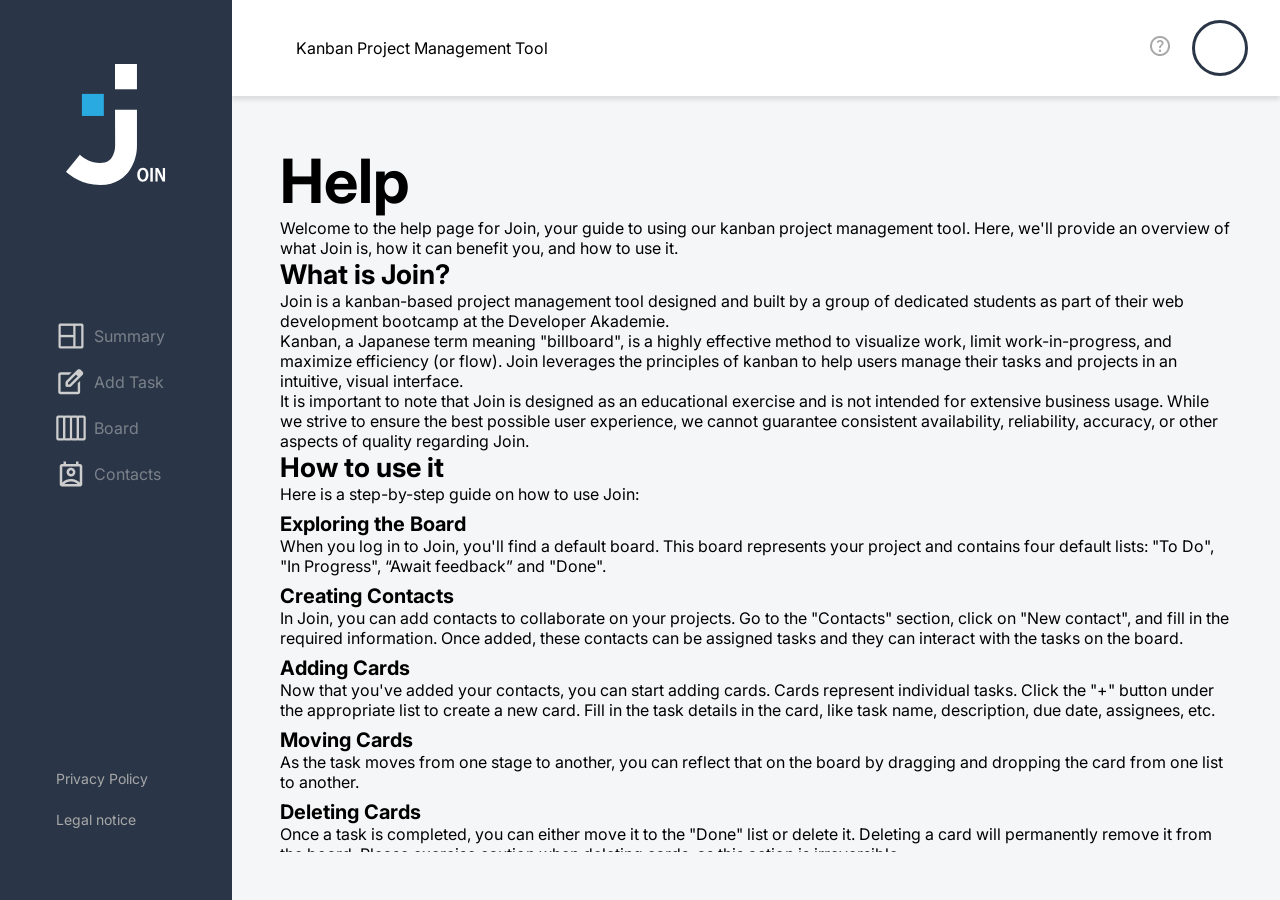
<file: pages/help-desk.html>
<!doctype html>
<html lang="en">
  <head>
    <meta charset="UTF-8" />
    <meta name="viewport" content="width=device-width, initial-scale=1.0" />
    <title>Join</title>
    <link
      rel="icon"
      type="image/png"
      sizes="16x16"
      href="../assets/favicon/favicon-16x16.png"
    />
    <link
      rel="icon"
      type="image/png"
      sizes="32x32"
      href="../assets/favicon/favicon-32x32.png"
    />
    <link
      rel="icon"
      type="image/png"
      sizes="192x192"
      href="../assets/favicon/android-chrome-192x192.png"
    />
    <link
      rel="icon"
      type="image/png"
      sizes="512x512"
      href="../assets/favicon/android-chrome-512x512.png"
    />
    <link
      rel="apple-touch-icon"
      size="180x180"
      href="../assets/favicon/apple-touch-icon.png"
    />
    <link
      rel="shortcut icon"
      sizes="any"
      href="../assets/favicon/favicon.ico"
      type="image/x-icon"
    />
    <link rel="manifest" href="../assets/favicon/site.webmanifest" />
    <link rel="stylesheet" href="../styles/standard.css" />
    <link rel="stylesheet" href="../styles/variables.css" />
    <link rel="stylesheet" href="../styles/font.css" />
    <link rel="stylesheet" href="../style.css" />
    <link rel="stylesheet" href="../styles/dropdown-menu.css" />
    <script src="../scripts/ui/templates/dropdown-template.js" defer></script>
    <script src="../scripts/utils/dropdown-menu.js" defer></script>
    <script src="../scripts/utils/helpers.js" defer></script>
    <script src="../scripts/auth/auth.js" defer></script>
  </head>
  <body>
    <aside>
      <img src="../assets/imgs/join-logo-white.svg" alt="logo" class="logo" />
      <nav class="side-nav">
        <div class="page-links">
          <a href="summary.html" class="page-link-button"
            ><img src="../assets/imgs/summary.png" alt="Summary" />Summary</a
          >
          <a href="add-task.html" class="page-link-button"
            ><img src="../assets/imgs/add-task.png" alt="Add Task" />Add Task</a
          >
          <a href="board.html" class="page-link-button"
            ><img src="../assets/imgs/board.png" alt="Board" />Board</a
          >
          <a href="contacts.html" class="page-link-button"
            ><img src="../assets/imgs/contacts.png" alt="Contacts" />Contacts</a
          >
        </div>
        <div class="police-links-container">
          <a href="./privacy-policy.html">Privacy Policy</a>
          <a href="./legal-notice.html">Legal notice</a>
        </div>
      </nav>
    </aside>
    <main>
      <header>
        <div class="header-container">
          <img
            src="../assets/imgs/join-logo.svg"
            alt="logo"
            class="logo-mobile"
          />
          <p class="headline">Kanban Project Management Tool</p>
          <nav class="header-nav">
            <a class="button help-button" href="./help-desk.html"
              ><img src="../assets/imgs/help.png" alt="search"
            /></a>
            <div class="profile-wrapper">
              <button
                id="profile-button"
                class="button profile-button"
              ></button>
              <div id="dropdown-container"></div>
            </div>
          </nav>
        </div>
      </header>
      <section class="main-section max-width-1208">
        <h1>Help</h1>
        <p>
          Welcome to the help page for Join, your guide to using our kanban
          project management tool. Here, we'll provide an overview of what Join
          is, how it can benefit you, and how to use it.
        </p>
        <h3>What is Join?</h3>
        <p>
          Join is a kanban-based project management tool designed and built by a
          group of dedicated students as part of their web development bootcamp
          at the Developer Akademie.
        </p>
        <p>
          Kanban, a Japanese term meaning "billboard", is a highly effective
          method to visualize work, limit work-in-progress, and maximize
          efficiency (or flow). Join leverages the principles of kanban to help
          users manage their tasks and projects in an intuitive, visual
          interface.
        </p>
        <p>
          It is important to note that Join is designed as an educational
          exercise and is not intended for extensive business usage. While we
          strive to ensure the best possible user experience, we cannot
          guarantee consistent availability, reliability, accuracy, or other
          aspects of quality regarding Join.
        </p>
        <h3>How to use it</h3>
        <p>Here is a step-by-step guide on how to use Join:</p>
        <ol class="help-list">
          <li class="mg-left40 pd-top8">
            <h4>Exploring the Board</h4>
          </li>
          <p>
            When you log in to Join, you'll find a default board. This board
            represents your project and contains four default lists: "To Do",
            "In Progress", “Await feedback” and "Done".
          </p>
          <li class="pd-top8">
            <h4>Creating Contacts</h4>
          </li>
          <p>
            In Join, you can add contacts to collaborate on your projects. Go to
            the "Contacts" section, click on "New contact", and fill in the
            required information. Once added, these contacts can be assigned
            tasks and they can interact with the tasks on the board.
          </p>
          <li class="pd-top8">
            <h4>Adding Cards</h4>
          </li>
          <p>
            Now that you've added your contacts, you can start adding cards.
            Cards represent individual tasks. Click the "+" button under the
            appropriate list to create a new card. Fill in the task details in
            the card, like task name, description, due date, assignees, etc.
          </p>
          <li class="pd-top8">
            <h4>Moving Cards</h4>
          </li>
          <p>
            As the task moves from one stage to another, you can reflect that on
            the board by dragging and dropping the card from one list to
            another.
          </p>
          <li class="pd-top8">
            <h4>Deleting Cards</h4>
          </li>
          <p>
            Once a task is completed, you can either move it to the "Done" list
            or delete it. Deleting a card will permanently remove it from the
            board. Please exercise caution when deleting cards, as this action
            is irreversible.
          </p>
        </ol>
        <p>
          Remember that using Join effectively requires consistent updates from
          you and your team to ensure the board reflects the current state of
          your project.
        </p>
        <p>
          Have more questions about Join? Feel free to contact us at [Your
          Contact Email]. We're here to help you!
        </p>
        <p>Enjoy using Join!</p>
      </section>
    </main>
  </body>
</html>
</file>
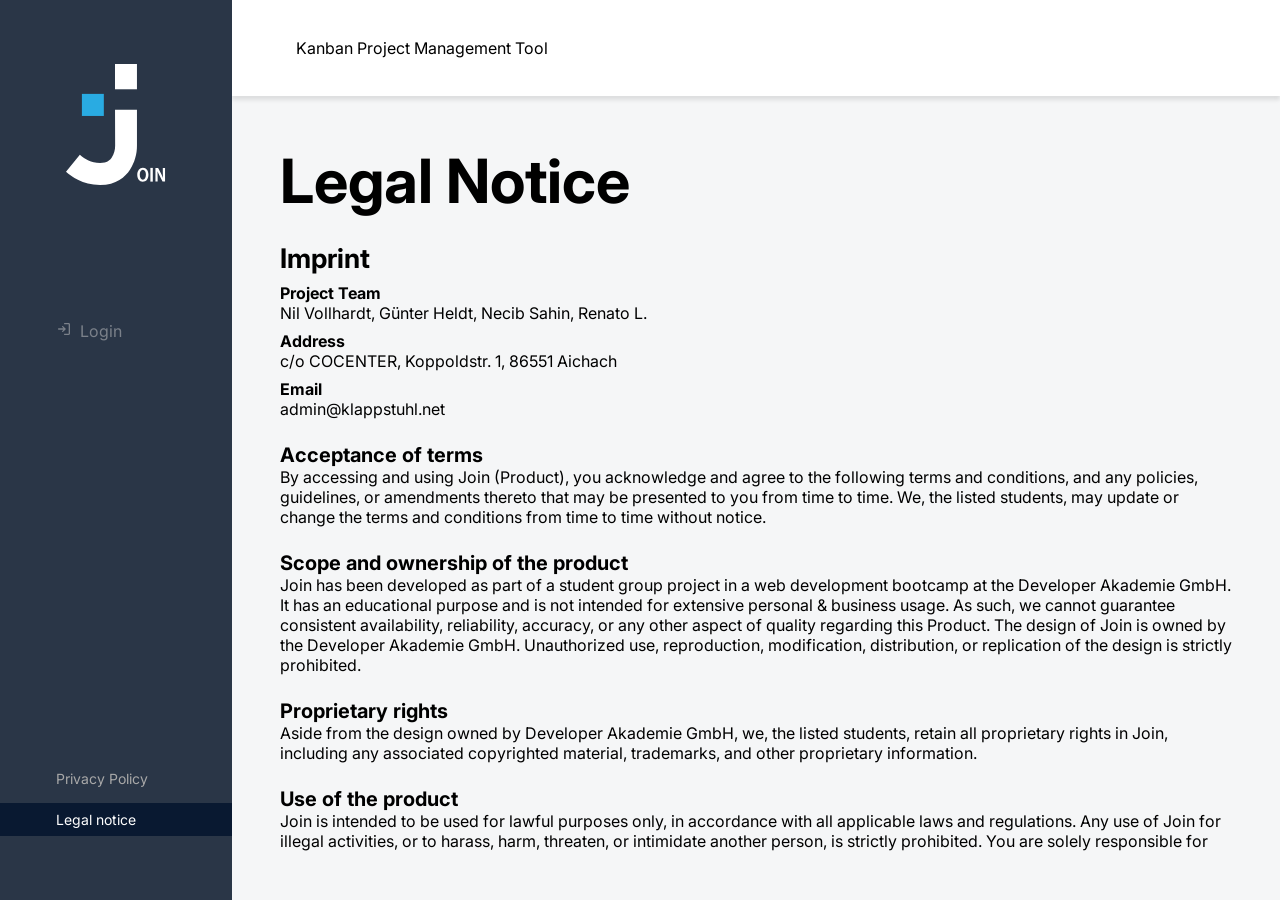
<file: pages/legal-notice.html>
<!doctype html>
<html lang="en">
  <head>
    <meta charset="UTF-8" />
    <meta name="viewport" content="width=device-width, initial-scale=1.0" />
    <title>Join</title>
    <link
      rel="icon"
      type="image/png"
      sizes="16x16"
      href="../assets/favicon/favicon-16x16.png"
    />
    <link
      rel="icon"
      type="image/png"
      sizes="32x32"
      href="../assets/favicon/favicon-32x32.png"
    />
    <link
      rel="icon"
      type="image/png"
      sizes="192x192"
      href="../assets/favicon/android-chrome-192x192.png"
    />
    <link
      rel="icon"
      type="image/png"
      sizes="512x512"
      href="../assets/favicon/android-chrome-512x512.png"
    />
    <link
      rel="apple-touch-icon"
      size="180x180"
      href="../assets/favicon/apple-touch-icon.png"
    />
    <link
      rel="shortcut icon"
      sizes="any"
      href="../assets/favicon/favicon.ico"
      type="image/x-icon"
    />
    <link rel="manifest" href="../assets/favicon/site.webmanifest" />
    <link rel="stylesheet" href="../styles/standard.css" />
    <link rel="stylesheet" href="../styles/variables.css" />
    <link rel="stylesheet" href="../styles/font.css" />
    <link rel="stylesheet" href="../style.css" />
    <link rel="stylesheet" href="../styles/scrollbar.css" />
    <link rel="stylesheet" href="../styles/dropdown-menu.css" />
    <link rel="stylesheet" href="../styles/privacy-legal.css" />
    <script src="../scripts/ui/templates/dropdown-template.js" defer></script>
    <script src="../scripts/utils/dropdown-menu.js" defer></script>
    <script src="../scripts/utils/helpers.js" defer></script>
    <script src="../scripts/ui/templates/helper-templates.js" defer></script>
    <script src="../scripts/auth/auth.js" defer></script>
    <script src="../scripts/icons/icons.js" defer></script>
    <script src="../scripts/legal-privacy.js" defer></script>
  </head>
  <body onload="legalPrivacyInit()">
    <aside>
      <img src="../assets/imgs/join-logo-white.svg" alt="logo" class="logo" />
      <nav class="side-nav">
        <div class="page-links" id="page-links"></div>
        <div class="police-links-container" id="links-container">
          <a href="privacy-policy.html" class="page-link-button"
            >Privacy Policy</a
          >
          <a href="legal-notice.html" class="page-link-button">Legal notice</a>
        </div>
      </nav>
    </aside>
    <main>
      <header>
        <div class="header-container">
          <img
            src="../assets/imgs/join-logo.svg"
            alt="logo"
            class="logo-mobile"
          />
          <p class="headline">Kanban Project Management Tool</p>
          <nav class="header-nav" id="header-nav">
            <a class="button help-button" href="./help-desk.html"
              ><img src="../assets/imgs/help.png" alt="search"
            /></a>
            <div class="profile-wrapper">
              <button
                id="profile-button"
                class="button profile-button"
              ></button>
              <div id="dropdown-container"></div>
            </div>
          </nav>
        </div>
      </header>
      <section class="main-section max-width-1208">
        <h1 class="pd-bottom24">Legal Notice</h1>
        <h3>Imprint</h3>
        <div class="pd-top8 pd-bottom24">
          <p><strong>Project Team</strong></p>
          <p>Nil Vollhardt, Günter Heldt, Necib Sahin, Renato L.</p>
          <p class="pd-top8"><strong>Address</strong></p>
          <p>c/o COCENTER, Koppoldstr. 1, 86551 Aichach</p>
          <p class="pd-top8"><strong>Email</strong></p>
          <p>
            <a href="mailto:admin@klappstuhl.net">admin@klappstuhl.net</a>
          </p>
        </div>
        <h4>Acceptance of terms</h4>
        <p class="pd-bottom24">
          By accessing and using Join (Product), you acknowledge and agree to
          the following terms and conditions, and any policies, guidelines, or
          amendments thereto that may be presented to you from time to time. We,
          the listed students, may update or change the terms and conditions
          from time to time without notice.
        </p>
        <h4>Scope and ownership of the product</h4>
        <p class="pd-bottom24">
          Join has been developed as part of a student group project in a web
          development bootcamp at the Developer Akademie GmbH. It has an
          educational purpose and is not intended for extensive personal &
          business usage. As such, we cannot guarantee consistent availability,
          reliability, accuracy, or any other aspect of quality regarding this
          Product. The design of Join is owned by the Developer Akademie GmbH.
          Unauthorized use, reproduction, modification, distribution, or
          replication of the design is strictly prohibited.
        </p>
        <h4>Proprietary rights</h4>
        <p class="pd-bottom24">
          Aside from the design owned by Developer Akademie GmbH, we, the listed
          students, retain all proprietary rights in Join, including any
          associated copyrighted material, trademarks, and other proprietary
          information.
        </p>
        <h4>Use of the product</h4>
        <p class="pd-bottom24">
          Join is intended to be used for lawful purposes only, in accordance
          with all applicable laws and regulations. Any use of Join for illegal
          activities, or to harass, harm, threaten, or intimidate another
          person, is strictly prohibited. You are solely responsible for your
          interactions with other users of Join.
        </p>
        <h4>Disclaimer of warranties and limitation of liability</h4>
        <p class="pd-bottom24">
          Join is provided "as is" without warranty of any kind, whether express
          or implied, including but not limited to the implied warranties of
          merchantability, fitness for a particular purpose, and
          non-infringement. In no event will we, the listed students, or the
          Developer Akademie, be liable for any direct, indirect, incidental,
          special, consequential or exemplary damages, including but not limited
          to, damages for loss of profits, goodwill, use, data, or other
          intangible losses, even if we have been advised of the possibility of
          such damages, arising out of or in connection with the use or
          performance of Join. Indemnity You agree to indemnify, defend and hold
          harmless us, the listed students, the Developer Akademie, and our
          affiliates, partners, officers, directors, agents, and employees, from
          and against any claim, demand, loss, damage, cost, or liability
          (including reasonable legal fees) arising out of or relating to your
          use of Join and/or your breach of this Legal Notice.
        </p>
        <p class="pd-bottom24">
          For any questions or notices, please contact us at
          <a href="mailto:admin@klappstuhl.net">admin@klappstuhl.net</a>.
        </p>
        <p>Date: July 26, 2023</p>
      </section>
    </main>
  </body>
</html>
</file>
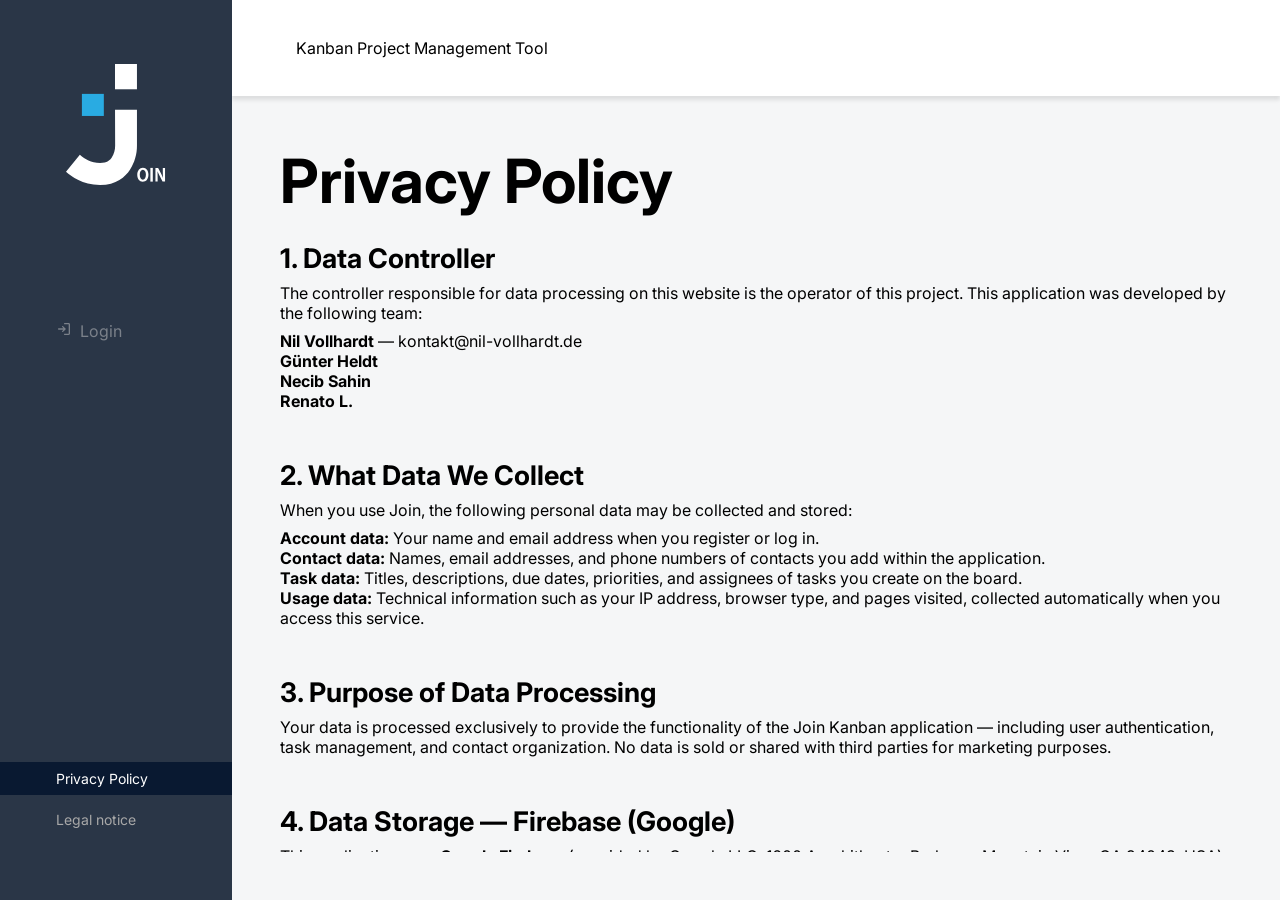
<file: pages/privacy-policy.html>
<!doctype html>
<html lang="en">
  <head>
    <meta charset="UTF-8" />
    <meta name="viewport" content="width=device-width, initial-scale=1.0" />
    <title>Join</title>
    <link
      rel="icon"
      type="image/png"
      sizes="16x16"
      href="../assets/favicon/favicon-16x16.png"
    />
    <link
      rel="icon"
      type="image/png"
      sizes="32x32"
      href="../assets/favicon/favicon-32x32.png"
    />
    <link
      rel="icon"
      type="image/png"
      sizes="192x192"
      href="../assets/favicon/android-chrome-192x192.png"
    />
    <link
      rel="icon"
      type="image/png"
      sizes="512x512"
      href="../assets/favicon/android-chrome-512x512.png"
    />
    <link
      rel="apple-touch-icon"
      size="180x180"
      href="../assets/favicon/apple-touch-icon.png"
    />
    <link
      rel="shortcut icon"
      sizes="any"
      href="../assets/favicon/favicon.ico"
      type="image/x-icon"
    />
    <link rel="manifest" href="../assets/favicon/site.webmanifest" />
    <link rel="stylesheet" href="../styles/standard.css" />
    <link rel="stylesheet" href="../styles/variables.css" />
    <link rel="stylesheet" href="../styles/font.css" />
    <link rel="stylesheet" href="../style.css" />
    <link rel="stylesheet" href="../styles/dropdown-menu.css" />
    <link rel="stylesheet" href="../styles/scrollbar.css" />
    <link rel="stylesheet" href="../styles/privacy-legal.css" />
    <script src="../scripts/ui/templates/dropdown-template.js" defer></script>
    <script src="../scripts/utils/dropdown-menu.js" defer></script>
    <script src="../scripts/utils/helpers.js" defer></script>
    <script src="../scripts/ui/templates/helper-templates.js" defer></script>
    <script src="../scripts/auth/auth.js" defer></script>
    <script src="../scripts/icons/icons.js" defer></script>
    <script src="../scripts/legal-privacy.js" defer></script>
  </head>
  <body onload="legalPrivacyInit()">
    <aside>
      <img src="../assets/imgs/join-logo-white.svg" alt="logo" class="logo" />
      <nav class="side-nav">
        <div class="page-links" id="page-links"></div>
        <div class="police-links-container" id="links-container">
          <a href="privacy-policy.html" class="page-link-button"
            >Privacy Policy</a
          >
          <a href="legal-notice.html" class="page-link-button">Legal notice</a>
        </div>
      </nav>
    </aside>
    <main>
      <header>
        <div class="header-container">
          <img
            src="../assets/imgs/join-logo.svg"
            alt="logo"
            class="logo-mobile"
          />
          <p class="headline">Kanban Project Management Tool</p>
          <nav class="header-nav" id="header-nav">
            <a class="button help-button" href="./help-desk.html"
              ><img src="../assets/imgs/help.png" alt="search"
            /></a>
            <div class="profile-wrapper">
              <button
                id="profile-button"
                class="button profile-button"
              ></button>
              <div id="dropdown-container"></div>
            </div>
          </nav>
        </div>
      </header>
      <section class="main-section max-width-1208">
        <h1>Privacy Policy</h1>
        <h3 class="pd-top24">1. Data Controller</h3>
        <p class="pd-top8">
          The controller responsible for data processing on this website is the
          operator of this project. This application was developed by the
          following team:
        </p>
        <ul class="pd-top8 pd-bottom24">
          <li>
            <strong>Nil Vollhardt</strong> —
            <a href="mailto:kontakt@nil-vollhardt.de"
              >kontakt@nil-vollhardt.de</a
            >
          </li>
          <li>
            <strong>Günter Heldt</strong>
          </li>
          <li><strong>Necib Sahin</strong></li>
          <li><strong>Renato L.</strong></li>
        </ul>
        <h3 class="pd-top24">2. What Data We Collect</h3>
        <p class="pd-top8">
          When you use Join, the following personal data may be collected and
          stored:
        </p>
        <ul class="pd-top8 pd-bottom24">
          <li>
            <strong>Account data:</strong> Your name and email address when you
            register or log in.
          </li>
          <li>
            <strong>Contact data:</strong> Names, email addresses, and phone
            numbers of contacts you add within the application.
          </li>
          <li>
            <strong>Task data:</strong> Titles, descriptions, due dates,
            priorities, and assignees of tasks you create on the board.
          </li>
          <li>
            <strong>Usage data:</strong> Technical information such as your IP
            address, browser type, and pages visited, collected automatically
            when you access this service.
          </li>
        </ul>
        <h3 class="pd-top24">3. Purpose of Data Processing</h3>
        <p class="pd-top8 pd-bottom24">
          Your data is processed exclusively to provide the functionality of the
          Join Kanban application — including user authentication, task
          management, and contact organization. No data is sold or shared with
          third parties for marketing purposes.
        </p>
        <h3 class="pd-top24">4. Data Storage — Firebase (Google)</h3>
        <p class="pd-top8 pd-bottom24">
          This application uses <strong>Google Firebase</strong> (provided by
          Google LLC, 1600 Amphitheatre Parkway, Mountain View, CA 94043, USA)
          as its backend database and authentication service. Your data is
          transmitted to and stored on Firebase servers. Google may process data
          in the United States. For details, refer to
          <a
            href="https://firebase.google.com/support/privacy"
            target="_blank"
            rel="noopener noreferrer"
          >
            Google's Firebase Privacy Policy</a
          >.
        </p>
        <h3 class="pd-top24">5. Local Storage</h3>
        <p class="pd-top8 pd-bottom24">
          Join stores session-related information (such as your login state and
          display name) in your browser's <strong>localStorage</strong>. This
          data remains on your device and is not transmitted to third parties.
          All data stored in localStorage is
          <strong>automatically deleted when you log out</strong> of the
          application. You can also clear it manually at any time through your
          browser settings.
        </p>
        <h3 class="pd-top24">6. Your Rights (GDPR)</h3>
        <p class="pd-top8">
          Under the General Data Protection Regulation (GDPR), you have the
          following rights regarding your personal data:
        </p>
        <ul class="pd-top8 pd-bottom24">
          <li><strong>Right of access</strong> (Art. 15 GDPR)</li>
          <li><strong>Right to rectification</strong> (Art. 16 GDPR)</li>
          <li>
            <strong>Right to erasure ("right to be forgotten")</strong> (Art. 17
            GDPR)
          </li>
          <li>
            <strong>Right to restriction of processing</strong> (Art. 18 GDPR)
          </li>
          <li><strong>Right to data portability</strong> (Art. 20 GDPR)</li>
          <li><strong>Right to object</strong> (Art. 21 GDPR)</li>
        </ul>
        <p class="pd-top8 pd-bottom24">
          To exercise any of these rights, please contact the project owner. You
          also have the right to lodge a complaint with a supervisory authority.
        </p>
        <h3 class="pd-top24">7. Data Retention</h3>
        <p class="pd-top8 pd-bottom24">
          Data is retained only as long as necessary for the purposes described
          above or as required by applicable law. You may request deletion of
          your account and associated data at any time.
        </p>
        <h3 class="pd-top24">8. Changes to This Policy</h3>
        <p class="pd-top8">
          We reserve the right to update this Privacy Policy to reflect changes
          in the application or applicable law. The current version is always
          available on this page. Last updated: April 2026.
        </p>
      </section>
    </main>
  </body>
</html>
</file>
<file: styles/standard.css>
* {
  margin: 0;
  padding: 0;
  box-sizing: border-box;
}

.main-section {
  margin: 48px;
  overflow-y: auto;
  scrollbar-width: none;
}

button {
  background: none;
  border: none;
  cursor: pointer;
}

.input-group {
  position: relative;
  margin-bottom: 20px;
}

input {
  width: 100%;
  padding: 14px 45px 14px 16px;
  border-radius: 10px;
  border: 1px solid var(--user-icon);
  font-size: 16px;
  outline: none;
  transition: 0.1s ease;
}

.input-icon {
  position: absolute;
  right: 15px;
  top: 50%;
  transform: translateY(-50%);
  width: 18px;
  height: 18px;
  opacity: 0.6;
  pointer-events: none;
}

input::placeholder {
  color: var(--side-bar-icon);
}

input:focus {
  border-color: var(--greeting-name-and-hover);
}

a {
  text-decoration: none;
  color: var(--link-color);
}

.button-group {
  margin-top: 30px;
  display: flex;
  justify-content: center;
  gap: 20px;
}

.primary-btn {
  height: 48px;
  display: flex;
  align-items: center;
  background: var(--primary-color);
  color: white;
  border: none;
  padding: 0px 24px;
  border-radius: 8px;
  font-size: 21px;
  font-weight: 600;
  cursor: pointer;
  transition: 0.1s ease;
  white-space: nowrap;
}

.primary-btn:hover {
  background: var(--greeting-name-and-hover);
  box-shadow: 0px 4px 4px rgba(0, 0, 0, 0.2);
}

.secondary-btn {
  height: 48px;
  font-family: "Inter Variable", sans-serif;
  display: flex;
  align-items: center;
  padding: 0px 24px;
  border-radius: 10px;
  font-size: 21px;
  font-weight: bold;
  cursor: pointer;
  transition: 0.1s ease;
  background: transparent;
  border: 1.5px solid var(--primary-color);
  color: var(--primary-color);
  white-space: nowrap;
}

.secondary-btn:hover {
  box-shadow: 0px 4px 4px rgba(0, 0, 0, 0.2);
  border: 1.5px solid var(--greeting-name-and-hover);
  border-color: var(--greeting-name-and-hover);
  color: var(--greeting-name-and-hover);
}

.pd-top24 {
  padding-top: 24px;
}

.pd-bottom24 {
  padding-bottom: 24px;
}

.pd-top8 {
  padding-top: 8px;
}

.hidden {
  display: none !important;
}

.show {
  display: flex !important;
}

.visibility-visible {
  visibility: visible !important;
}

.central-body {
  margin: 0 auto;
}

.max-width-1208 {
  max-width: 1208px;
}

@media (max-width: 600px) {
  .main-section {
    margin: 24px;
  }
}
</file>
<file: styles/variables.css>
:root {
  --primary-color: #2a3647;
  --secondary-color: #f5f6f7;
  --sidebar-bg-hover: #2a3d59;
  --sidebar-bg: #091930;
  --side-bar-icon: #cccccc;
  --side-bar-icon-hover: #ffffff;
  --side-bar-privacy-legal: #a8a8a8;
  --urgent-icon: #ff3c00;
  --greeting-name-and-hover: #29abe3;
  --medium-btn: #ffaa00;
  --urgent-arrow: #ff3c00;
  --low-arrow: #79e329;
  --user-storys: #0037ff;
  --technical-task: #1fd7c1;
  --user-icon: #d1d1d1;
  --board-header: #42526e;
  --card-shadow: 0 4px 12px rgba(0, 0, 0, 0.08);
}

.prio-urgent {
  --prio: #ff3d00;
}

.prio-medium {
  --prio: #ffa800;
}

.prio-low {
  --prio: #7ae229;
}

.blue {
  background: #00bcd4;
}

.orange {
  background: #ff9800;
}

.purple {
  background: #673ab7;
}

.violet {
  background: #3f51b5;
}

.pink {
  background: #fc1260;
}
</file>
<file: styles/font.css>
@font-face {
  font-family: 'Inter Variable';
  src: url('../assets/fonts/Inter-VariableFont_opsz,wght.ttf') format('truetype-variations');
  font-weight: 100 900;
  font-stretch: normal;
  font-style: normal;
  font-display: swap;
}

h1 {
  font-family: 'Inter Variable', sans-serif;
  font-weight: 700;
  font-size: 61px;
}

h2 {
  font-family: 'Inter Variable', sans-serif;
  font-weight: 500;
  font-size: 47px;
  color: var(--primary-color);
}

h3 {
  font-family: 'Inter Variable', sans-serif;
  font-weight: 700;
  font-size: 27px;
}

h4 {
  font-family: 'Inter Variable', sans-serif;
  font-weight: 700;
  font-size: 20px;
}
</file>
<file: style.css>
/*#region Layout Foundation*/
/* =========================================
   1. GLOBAL STYLES & RESET
   ========================================= */
body {
  height: 100vh;
  margin: 0;
  font-family: "Inter Variable", sans-serif;
  background-color: var(--secondary-color);
  display: flex;
}

/* =========================================
   2. MAIN LAYOUT STRUCTURE
   ========================================= */
aside {
  width: 232px;
  flex-shrink: 0;
  background-color: var(--primary-color);
  display: flex;
  flex-direction: column;
  align-items: center;
}

main {
  flex-grow: 1;
  display: flex;
  flex-direction: column;
  overflow: hidden;
  overflow-y: auto;
}

header {
  width: 100%;
  background-color: white;
  flex-shrink: 0;
  box-shadow: 0px 4px 4px 0px rgba(0, 0, 0, 0.1);
}

.header-container {
  height: 96px;
  width: 100%;
  max-width: 1208px;
  background-color: white;
  display: flex;
  justify-content: space-between;
  align-items: center;
}

/* =========================================
   3. NAVIGATION & SIDEBAR COMPONENTS
   ========================================= */
.logo {
  padding-top: 64px;
  padding-bottom: 64px;
  width: 100px;
}

.logo-mobile {
  display: none;
  width: 32px;
}

.side-nav {
  width: 100%;
  flex-grow: 1;
  display: flex;
  flex-direction: column;
  justify-content: space-between;
  padding-top: 64px;
}

.side-nav a {
  display: flex;
  align-items: center;
  color: #7b818a;
  padding: 8px 56px;
  gap: 8px;
}

.police-links-container {
  width: 100%;
  display: flex;
  flex-direction: column;
  gap: 8px;
  margin-top: 32px;
  margin-bottom: 64px;
}

.page-link-button {
  transition: 0.1s ease;
}

.page-link-button:hover {
  background-color: var(--sidebar-bg-hover);
  color: white;
}

.page-link-button:hover img {
  filter: brightness(0) invert(1);
}

.police-links-container a {
  color: var(--side-bar-privacy-legal);
  text-decoration: none;
  font-size: 14px;
  padding: 8px 56px;
  transition: 0.1s ease;
}

.police-links-container a:hover {
  color: var(--greeting-name-and-hover);
}

/* =========================================
   4. HEADER COMPONENTS & BUTTONS
   ========================================= */
.header-nav {
  display: flex;
  justify-content: center;
  align-items: center;
  margin-right: 32px;
  gap: 16px;
}

.headline {
  font-size: 16px;
  padding-left: 64px;
}

.help-button {
  padding: 6px;
}

.profil-button {
  width: 56px;
  height: 56px;
  border: solid 3px var(--primary-color);
  border-radius: 50%;
  color: var(--greeting-name-and-hover);
  font-weight: bold;
  font-size: 16px;
}

/* =========================================
   5. OTHER UTILITIES / CONTENT
   ========================================= */

/*#endregion*/

.icon svg {
  width: 1em;
  height: 1em;
  fill: currentColor;
}

.page-link-button.active {
  background-color: #091931;
  color: white;
}

.page-link-button.active img {
  filter: brightness(0) invert(1);
}

@media (max-width: 1100px) {
  header {
    height: 80px;
  }

  .header-container {
    height: 80px;
  }

  .header-nav {
    margin-right: 20px;
  }

  .logo-mobile {
    display: block;
    margin-left: 20px;
  }

  .headline {
    display: none;
  }

  .help-button {
    display: none;
  }

  body {
    flex-direction: column-reverse;
  }

  aside {
    width: 100%;
    height: 80px;
    flex-direction: row;
    justify-content: space-between;
  }

  .logo {
    display: none;
  }

  .page-links {
    width: 100%;
    display: flex;
    justify-content: space-around;
    align-items: center;
  }
  .page-link-button {
    height: 76px;
    width: 80px;
    border-radius: 16px;
    display: flex;
    align-items: center;
    justify-content: center;
    flex-direction: column;
  }

  .page-link-button img {
    width: 24px;
    height: 24px;
  }

  .page-link-button:hover {
    background-color: #091930;
    color: white;
  }

  .page-link-button.active {
    border-radius: 16px;
  }

  .side-nav {
    flex-direction: row;
    padding-top: 0;
    gap: 16px;
    justify-content: center;
    align-items: center;
  }

  .side-nav a {
    padding: 0;
    gap: 0;
  }

  .police-links-container {
    display: none;
  }
}
</file>
<file: styles/dropdown-menu.css>
.profile-wrapper {
  position: relative;
  display: inline-block;
}

#profile-button {
  width: 56px;
  height: 56px;
  border: solid 3px var(--primary-color);
  border-radius: 50%;
  color: var(--greeting-name-and-hover);
  font-weight: bold;
  font-size: 16px;
}

.profile-dropdown {
  position: absolute;
  display: flex;
  flex-direction: column;
  top: 135%;
  width: 120px;
  right: -60%;
  background: var(--primary-color);
  border: 1px solid #ccc;
  border-radius: 16px 0 16px 16px;
  font-size: 14px;
  text-align: center;
  overflow: hidden;
  opacity: 0;
  transform: translateX(20px);
  visibility: hidden;
  transition: all 0.1s ease;
}

.profile-dropdown.show {
  opacity: 1;
  transform: translateX(0);
  visibility: visible;
}

.profile-dropdown a {
  display: block;
  padding: 10px;
  text-decoration: none;
  color: var(--user-icon);
}

.profile-dropdown a:hover {
  background: var(--sidebar-bg-hover);
}

.profile-dropdown .mobile-only {
  display: none;
}

@media (max-width: 1100px) {
  .profile-dropdown {
    top: 120%;
    right: -40%;
  }

  .profile-dropdown .mobile-only {
    display: block;
  }
}
</file>
<file: styles/scrollbar.css>
* {
  scrollbar-width: auto;
  scrollbar-color: var(--side-bar-privacy-legal) transparent;
}
</file>
<file: styles/privacy-legal.css>
@media (max-width: 1100px) {
  .police-links-container {
    flex-direction: row;
    justify-content: center;
    align-items: center;
    margin-top: 0;
    margin-bottom: 0;
    gap: 16px;
  }

  .police-links-container a {
    display: flex;
    justify-content: center;
    text-align: center;
    height: 76px;
    width: 100px;
    border-radius: 16px;
    padding: 0;
  }

  .police-links-container a:hover {
    color: white;
    background: var(--sidebar-bg);
  }
}
</file>
